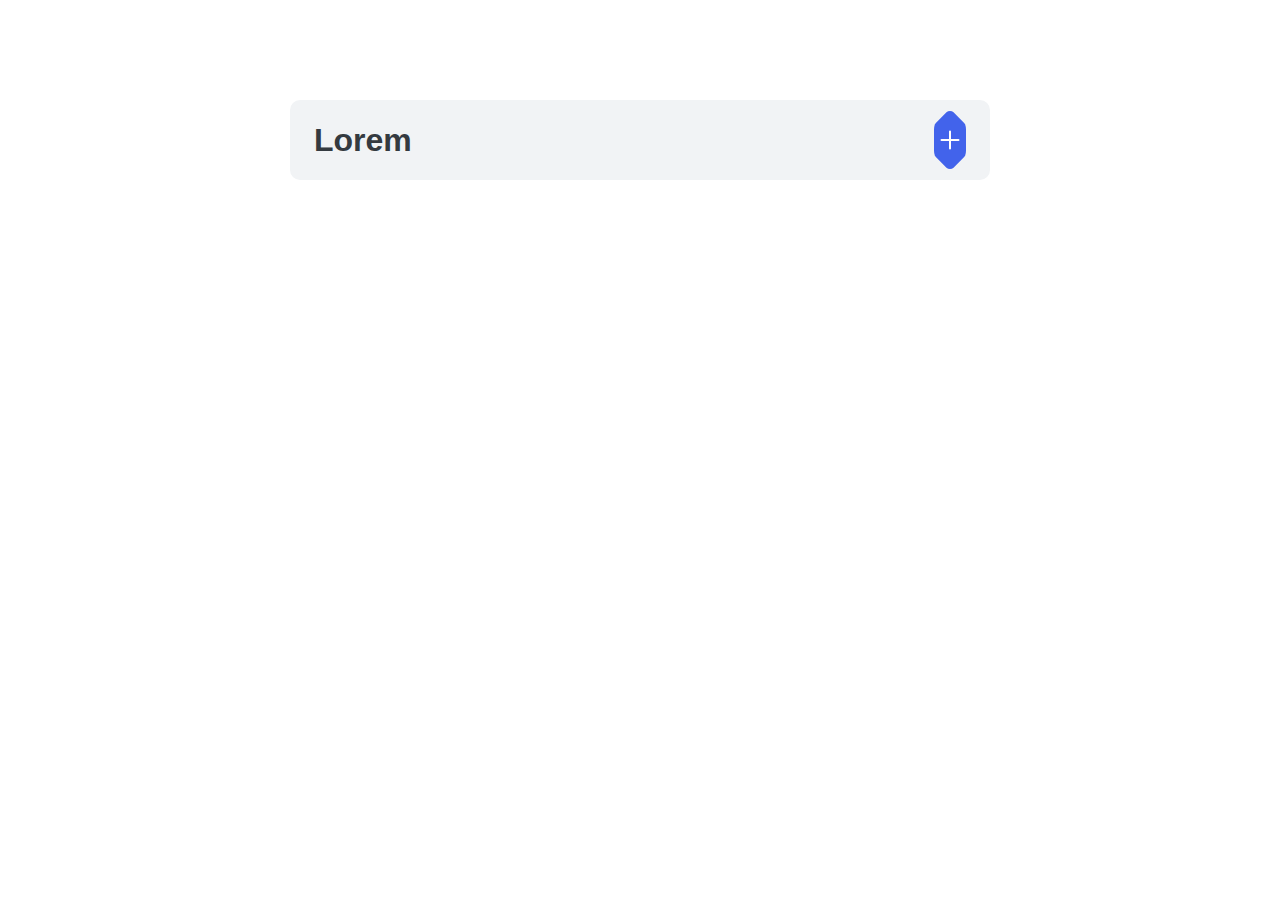
<file: accordion-js/transform.html>
<!DOCTYPE html>
<html lang="en">
  <head>
    <meta charset="UTF-8" />
    <meta http-equiv="X-UA-Compatible" content="IE=edge" />
    <meta name="viewport" content="width=device-width, initial-scale=1.0" />
    <title>Transform</title>
    <script defer src="script.js"></script>
    <style>
      * {
        margin: 0;
        padding: 0;
        box-sizing: border-box;
      }
      html {
        /* font-size: 10px; */
        /* 10px / 16px = 0.625 = 62.5% */
        /* Percentage of user's browser font-size setting */
        font-size: 62.5%;
      }
      body {
        font-family: sans-serif;
        color: #343a40;
        line-height: 1;
      }
      .accordion {
        max-width: 70rem;
        margin: 100px auto;
      }
      .item {
        padding: 2.4rem;
        background-color: #f1f3f5;
        border-radius: 10px;
        display: grid;
        grid-template-columns: 1fr auto;
        gap: 1.8rem;
      }
      .title {
        font-size: 3.2rem;
        font-weight: 700;
      }

      .description {
        font-size: 1.8rem;
        line-height: 1.8;
        font-weight: 400;
        border-top: 2px solid #bac8ff;
        padding-top: 5px;
        display: none;
      }
      .open .description {
        display: block;
      }

      .icon {
        width: 2.4rem;
        height: 2.4rem;
        color: #fff;
        z-index: 2;
        transition: all 0.5s;
        transform: rotate(45deg);
      }
      .m {
        height: 3.2rem;
        width: 3.2rem;
        background-color: #4263eb;
        border: none;
        border-radius: 5px;
        position: relative;
        display: flex;
        align-items: center;
        justify-content: center;
        z-index: 1;
        transition: all 0.5s;
        cursor: pointer;
      }
      .l,
      .r {
        height: 2.5rem;
        width: 2.5rem;
        background-color: #4263eb;
        border-radius: 5px;
        position: absolute;
      }
      .l {
        top: -30%;
        left: 50%;
        transform: translate(-50%, 0) rotate(45deg);
      }
      .r {
        bottom: -30%;
        left: 50%;
        transform: translate(-50%, 0) rotate(45deg);
      }
      .open .m {
        transform: rotate(90deg);
      }
      .open .icon {
        transform: rotate(0deg);
      }
    </style>
  </head>
  <body>
    <section class="accordion">
      <div class="item">
        <p class="title">Lorem</p>
        <button class="m">
          <svg
            xmlns="http://www.w3.org/2000/svg"
            class="icon"
            fill="none"
            viewBox="0 0 24 24"
            stroke="currentColor"
            stroke-width="2"
          >
            <path
              stroke-linecap="round"
              stroke-linejoin="round"
              d="M6 18L18 6M6 6l12 12"
            />
          </svg>

          <div class="l"></div>
          <div class="r"></div>
        </button>
        <p class="description">
          Lorem, ipsum dolor sit amet consectetur adipisicing elit. Similique
          nemo officiis veritatis minus ipsum consequuntur pariatur distinctio
          fugiat fugit excepturi quam sequi expedita est nobis placeat impedit
          harum, autem qui?
        </p>
      </div>
    </section>
  </body>
</html>
</file>
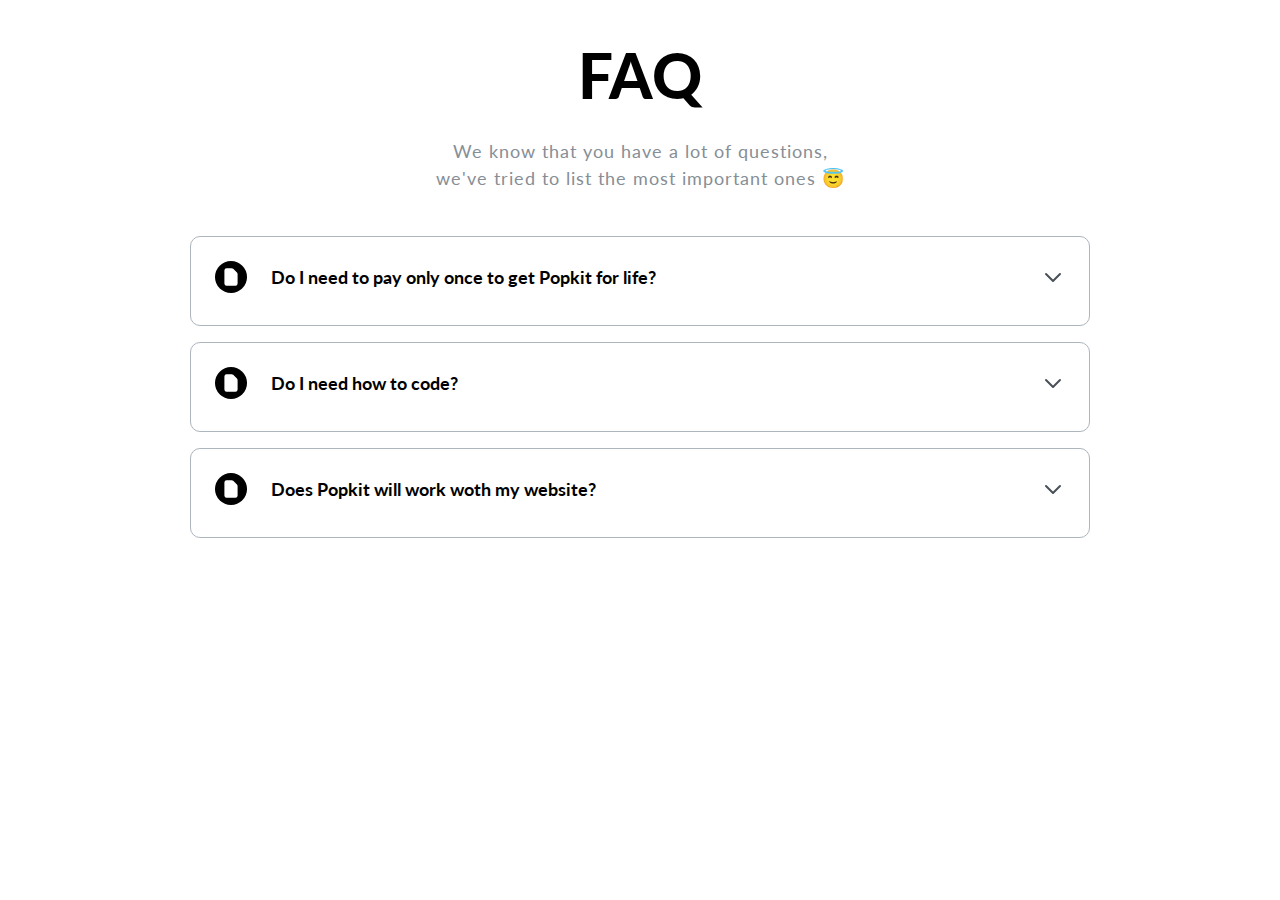
<file: accordion/accordion.html>
<!DOCTYPE html>
<html lang="en">
  <head>
    <meta charset="UTF-8" />
    <meta http-equiv="X-UA-Compatible" content="IE=edge" />
    <meta name="viewport" content="width=device-width, initial-scale=1.0" />
    <link rel="preconnect" href="https://fonts.googleapis.com" />
    <link rel="preconnect" href="https://fonts.gstatic.com" crossorigin />
    <link
      href="https://fonts.googleapis.com/css2?family=Inter:wght@400;500;700&family=Lato:wght@400;700;900&family=Merriweather:wght@400;700&family=Roboto:wght@400;500;700&display=swap"
      rel="stylesheet"
    />
    <link rel="stylesheet" href="accordion-style.css" />
    <title>Accordion</title>

    <script defer src="ac-script.js"></script>
  </head>
  <body>
    <header class="main-header">
      <h1>FAQ</h1>
      <p>
        We know that you have a lot of questions, we've tried to list the most
        important ones 😇
      </p>
    </header>
    <div class="accordion">
      <div class="item item-1">
        <svg
          xmlns="http://www.w3.org/2000/svg"
          class="document"
          viewBox="0 0 20 20"
          fill="currentColor"
        >
          <path
            fill-rule="evenodd"
            d="M4 4a2 2 0 012-2h4.586A2 2 0 0112 2.586L15.414 6A2 2 0 0116 7.414V16a2 2 0 01-2 2H6a2 2 0 01-2-2V4z"
            clip-rule="evenodd"
          />
        </svg>
        <p class="text">Do I need to pay only once to get Popkit for life?</p>

        <svg
          xmlns="http://www.w3.org/2000/svg"
          class="icon icon-1"
          fill="none"
          viewBox="0 0 24 24"
          stroke="currentColor"
          stroke-width="2"
        >
          <path
            stroke-linecap="round"
            stroke-linejoin="round"
            d="M19 9l-7 7-7-7"
          />
        </svg>

        <div class="hidden-box">
          <p>
            Absolutely! We offer only onde price: 79$ for a lifetime unlimeted
            access (unlimited websites, unlimited domains, inlimited page viwes,
            unlimited widgets...)
          </p>
        </div>
      </div>
      <div class="item item-2">
        <svg
          xmlns="http://www.w3.org/2000/svg"
          class="document"
          viewBox="0 0 20 20"
          fill="currentColor"
        >
          <path
            fill-rule="evenodd"
            d="M4 4a2 2 0 012-2h4.586A2 2 0 0112 2.586L15.414 6A2 2 0 0116 7.414V16a2 2 0 01-2 2H6a2 2 0 01-2-2V4z"
            clip-rule="evenodd"
          />
        </svg>
        <p class="text">Do I need how to code?</p>
        <svg
          xmlns="http://www.w3.org/2000/svg"
          class="icon icon-2"
          fill="none"
          viewBox="0 0 24 24"
          stroke="currentColor"
          stroke-width="2"
        >
          <path
            stroke-linecap="round"
            stroke-linejoin="round"
            d="M19 9l-7 7-7-7"
          />
        </svg>
        <div class="hidden-box">
          <p>
            Lorem, ipsum dolor sit amet consectetur adipisicing elit. At laborum
            mollitia beatae itaque asperiores corrupti ducimus ipsa quidem modi
            unde hic, dolorem, minus, ullam rem nesciunt! Nihil voluptate in
            tenetur!
          </p>
        </div>
      </div>
      <div class="item item-3">
        <svg
          xmlns="http://www.w3.org/2000/svg"
          class="document"
          viewBox="0 0 20 20"
          fill="currentColor"
        >
          <path
            fill-rule="evenodd"
            d="M4 4a2 2 0 012-2h4.586A2 2 0 0112 2.586L15.414 6A2 2 0 0116 7.414V16a2 2 0 01-2 2H6a2 2 0 01-2-2V4z"
            clip-rule="evenodd"
          />
        </svg>
        <p class="text">Does Popkit will work woth my website?</p>
        <svg
          xmlns="http://www.w3.org/2000/svg"
          class="icon icon-3"
          fill="none"
          viewBox="0 0 24 24"
          stroke="currentColor"
          stroke-width="2"
        >
          <path
            stroke-linecap="round"
            stroke-linejoin="round"
            d="M19 9l-7 7-7-7"
          />
        </svg>
        <div class="hidden-box">
          <p>
            Lorem, ipsum dolor sit amet consectetur adipisicing elit. At laborum
            mollitia beatae itaque asperiores corrupti ducimus ipsa quidem modi
            unde hic, dolorem, minus, ullam rem nesciunt! Nihil voluptate in
            tenetur!
          </p>
        </div>
      </div>
    </div>
  </body>
</html>
</file>
<file: accordion/accordion-style.css>
/* SPACING SYSTEM (px)
2 / 4 / 8 / 12 / 16 / 24 / 32 / 48 / 64 / 80 / 96 / 128

FONT SIZE SYSTEM (px)
10 / 12 / 14 / 16 / 18 / 20 / 24 / 30 / 36 / 44 / 52 / 62 / 74 / 86 / 98
*/

* {
  margin: 0;
  padding: 0;
  box-sizing: border-box;
}
body {
  font-family: "Lato", sans-serif;
  color: #000;
  line-height: 1;
  width: 900px;
  margin: 0 auto;
}
.main-header {
  width: 420px;
  margin: 44px auto;
  display: flex;
  flex-direction: column;
  justify-content: center;
  align-items: center;
  gap: 32px;
}
h1 {
  font-size: 62px;
  font-weight: 900;
}
header p {
  font-size: 18px;
  letter-spacing: 1px;
  line-height: 1.5;
  color: #868e96;
  text-align: center;
}
.accordion {
  display: flex;
  flex-direction: column;
  gap: 16px;
}
.item {
  border: 1px solid #adb5bd;
  border-radius: 10px;
  padding: 24px;
  padding-bottom: 32px;
  display: grid;
  grid-template-columns: auto 1fr auto;
  column-gap: 24px;
  row-gap: 24px;
  align-items: center;
}
.document {
  width: 32px;
  height: 32px;
  padding: 5px;
  color: #fff;
  background-color: #000;
  border-radius: 50%;
}
.text {
  font-family: "Lato", sans-serif;
  font-size: 18px;
  font-weight: 700;
}
.icon {
  width: 24px;
  height: 24px;
  color: #495057;
}
.hidden-box {
  color: #1a1a59;
  line-height: 1.5;
  grid-column: 1 / 3;
  display: none;
}
/* OPEN STATE */
.open .hidden-box {
  display: block;
}
.open .icon {
  transform: rotate(180deg);
}
</file>
